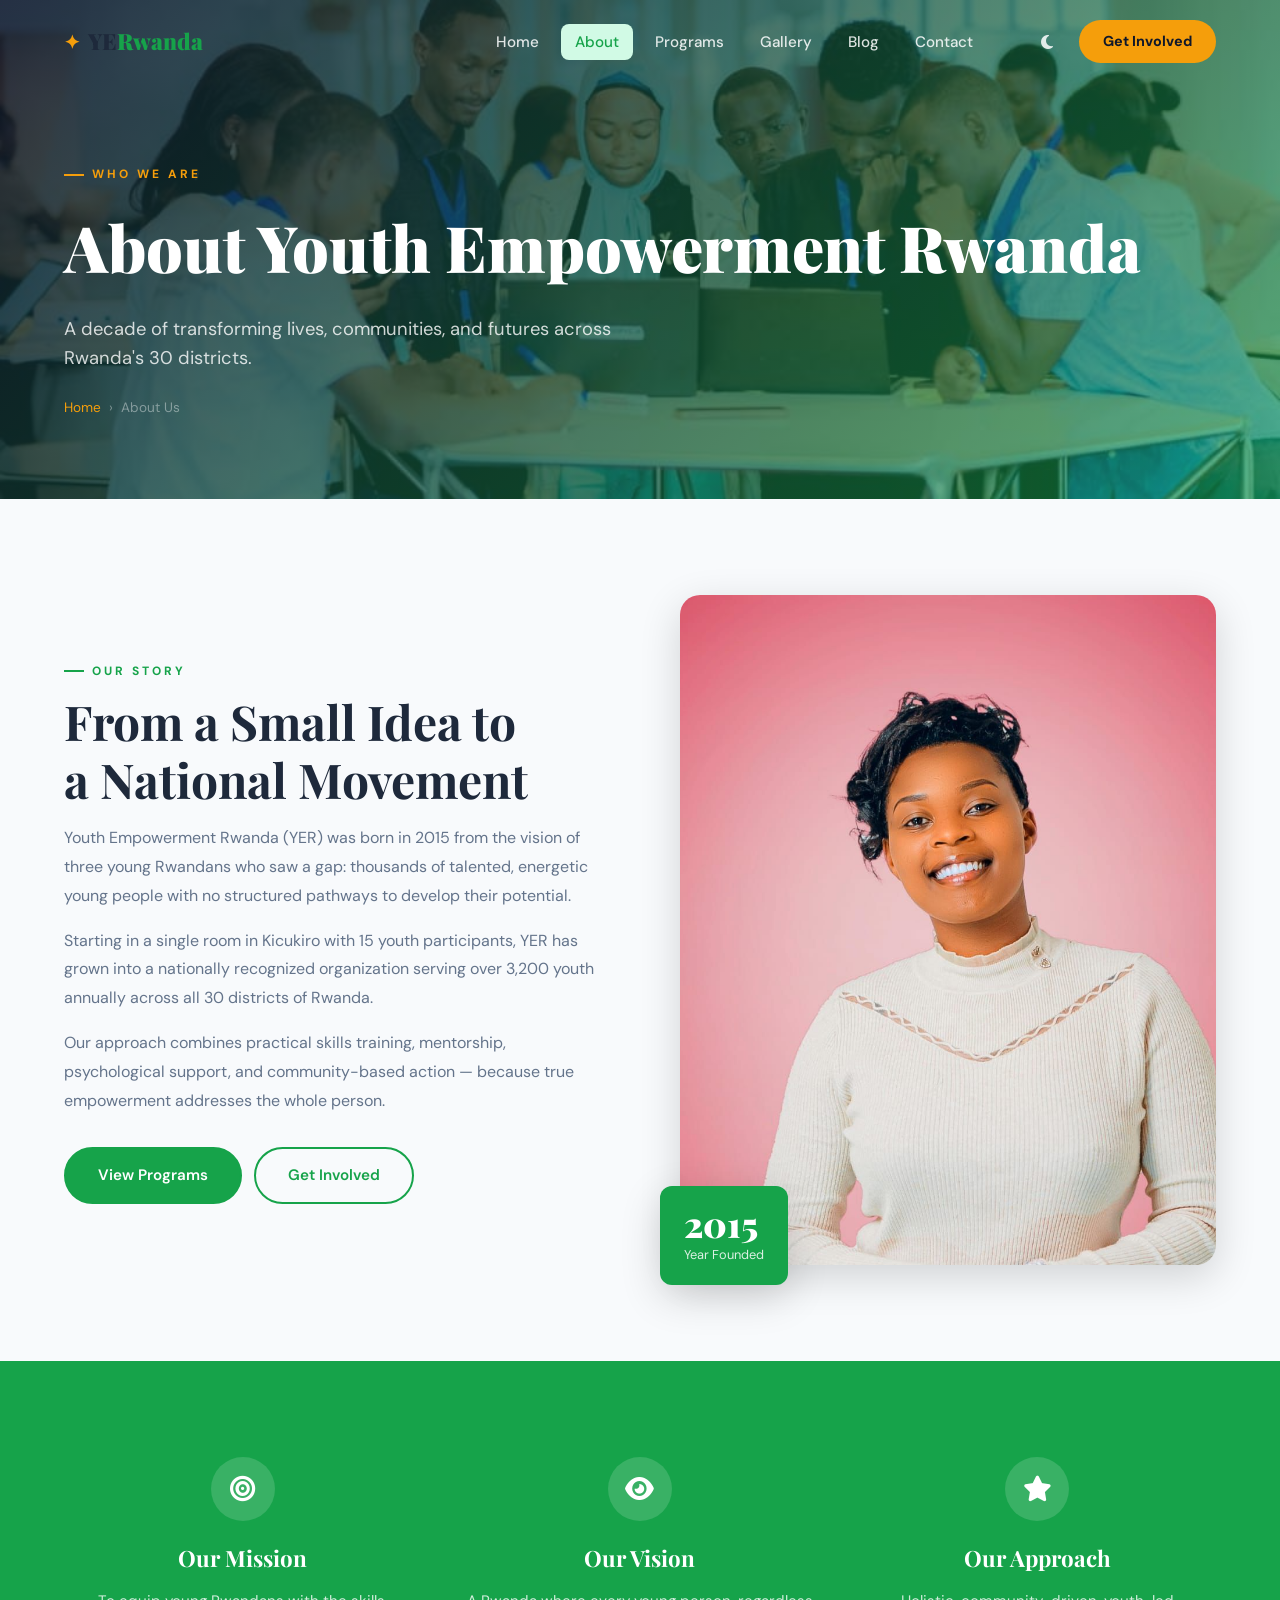
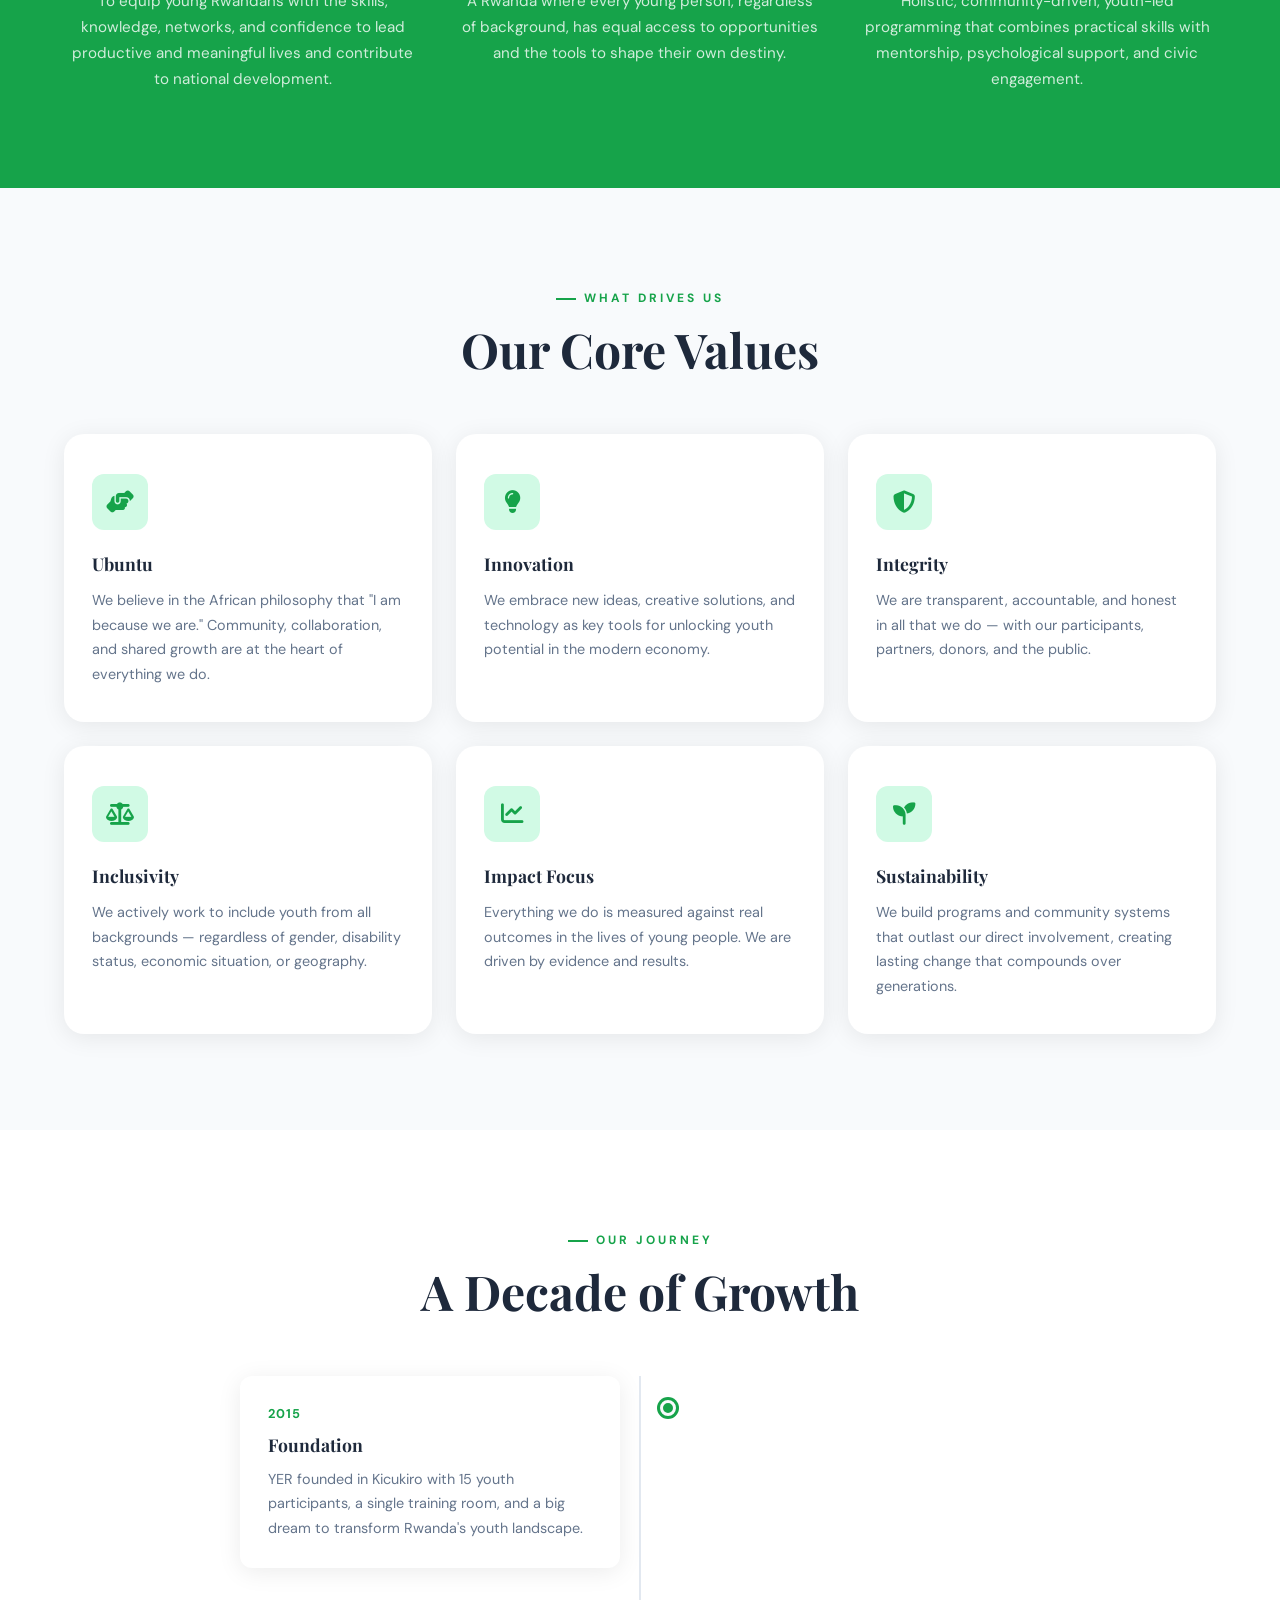
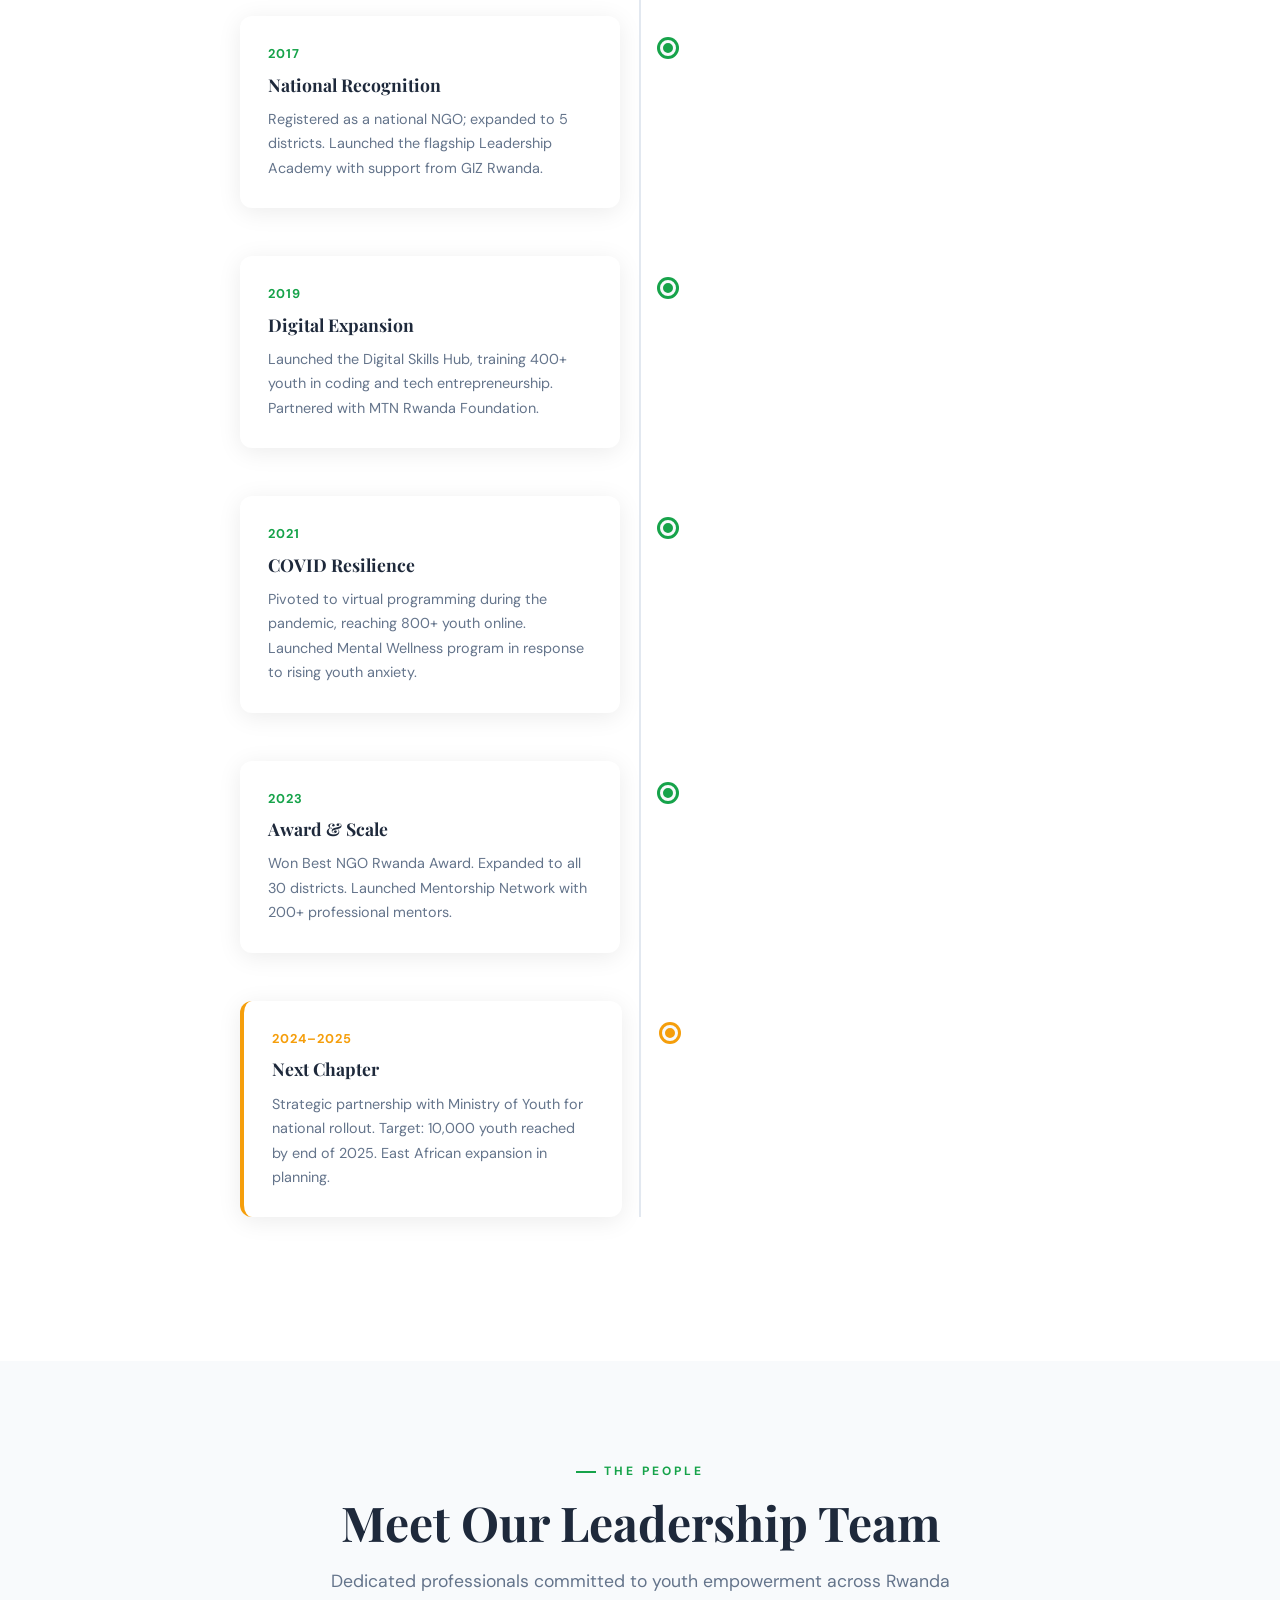
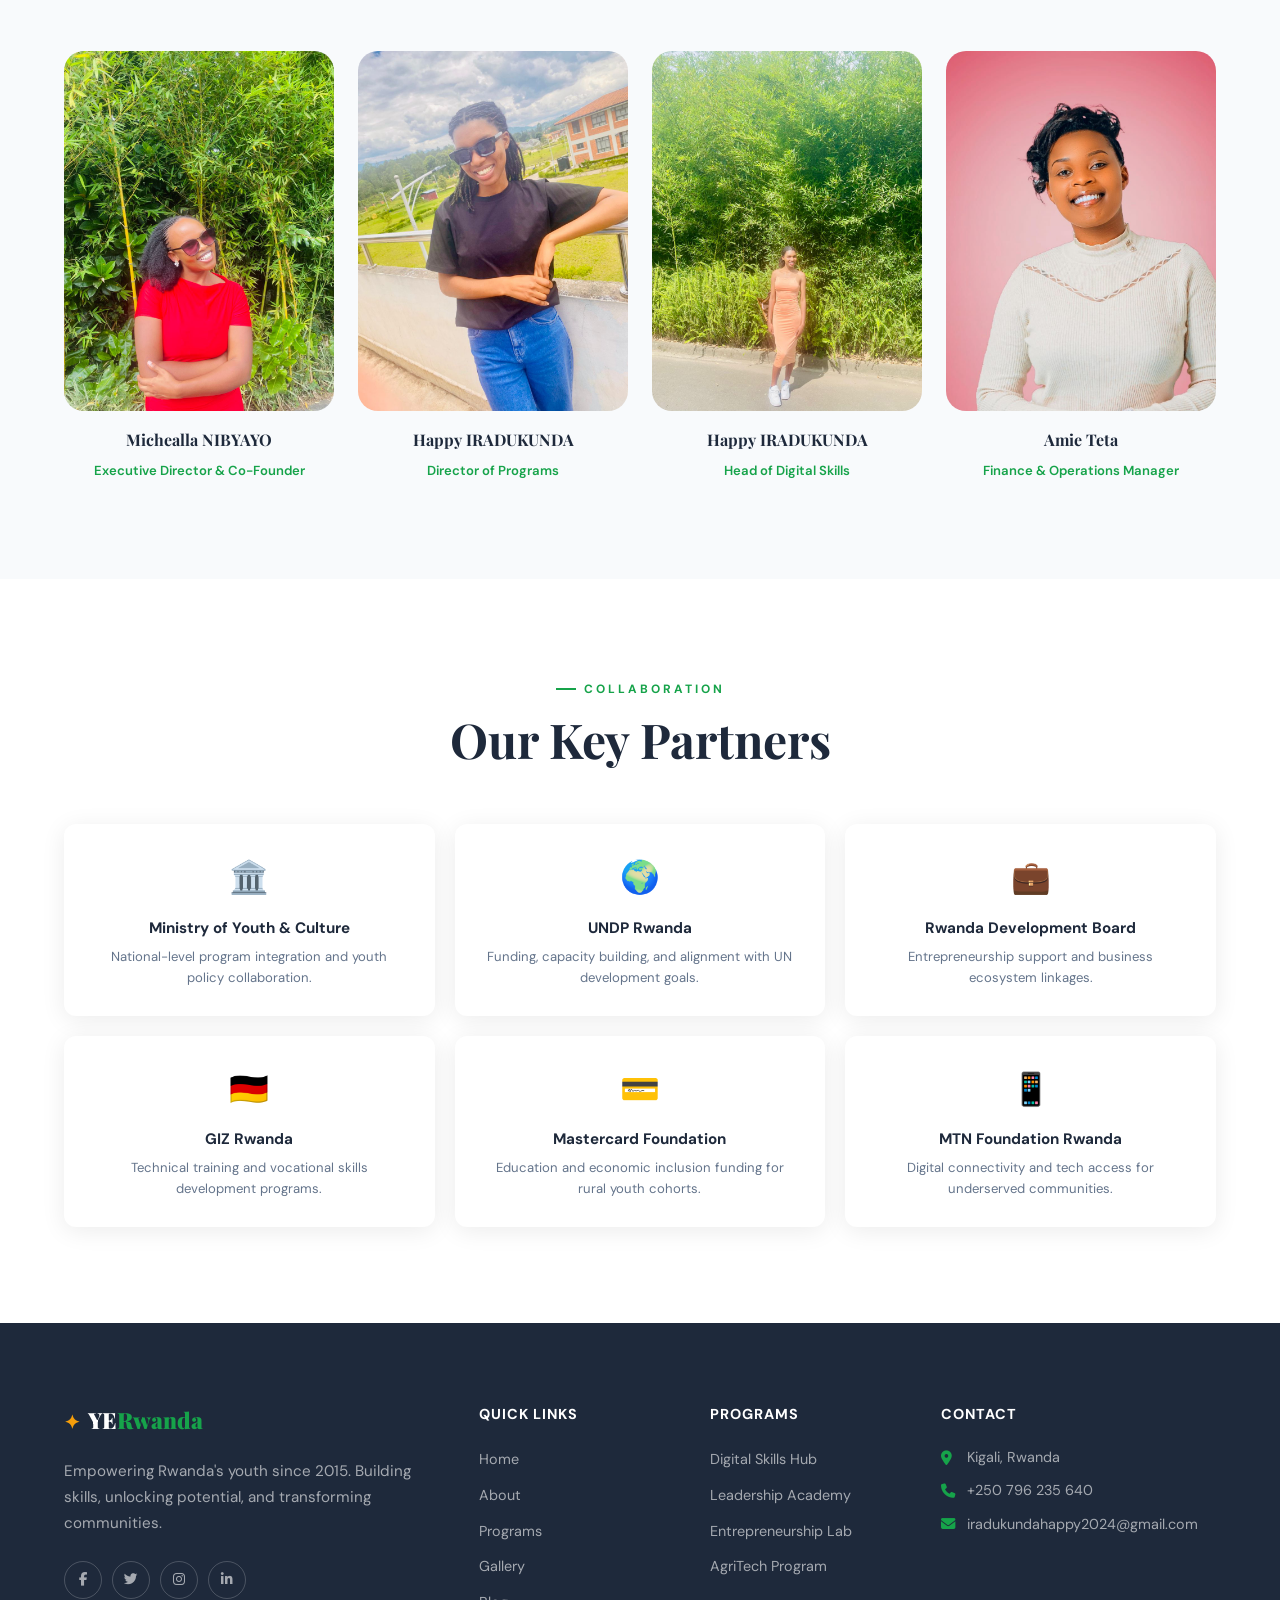
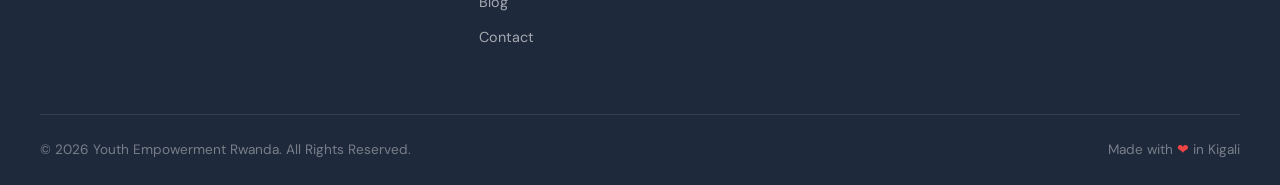
<file: about.html>
<!DOCTYPE html>
<html lang="en">
<head>
  <meta charset="UTF-8" />
  <meta name="viewport" content="width=device-width, initial-scale=1.0" />
  <title>About Us | Youth Empowerment Rwanda</title>
  <link rel="stylesheet" href="style.css" />
  <link href="https://fonts.googleapis.com/css2?family=Playfair+Display:wght@700;900&family=DM+Sans:wght@300;400;500;700&display=swap" rel="stylesheet" />
  <link rel="stylesheet" href="https://cdnjs.cloudflare.com/ajax/libs/font-awesome/6.5.0/css/all.min.css" />
  <style>
    /* ABOUT PAGE STYLES */
    .timeline { position: relative; max-width: 800px; margin: 0 auto; }
    .timeline::before { content: ''; position: absolute; left: 50%; top: 0; bottom: 0; width: 2px; background: var(--border); transform: translateX(-50%); }
    .timeline-item { display: flex; gap: 40px; margin-bottom: 48px; align-items: flex-start; }
    .timeline-item:nth-child(even) { flex-direction: row-reverse; }
    .timeline-content { flex: 1; background: var(--white); padding: 28px; border-radius: var(--radius); box-shadow: var(--shadow); transition: var(--transition); }
    .timeline-content:hover { transform: translateY(-4px); box-shadow: var(--shadow-hover); }
    .timeline-dot { flex-shrink: 0; width: 16px; height: 16px; border-radius: 50%; background: var(--primary); border: 3px solid var(--light); box-shadow: 0 0 0 3px var(--primary); margin-top: 24px; position: relative; z-index: 1; }
    .timeline-year { font-size: 0.8rem; font-weight: 700; color: var(--primary); letter-spacing: 1px; margin-bottom: 6px; }
    .timeline-content h3 { font-family: var(--font-display); font-size: 1.1rem; color: var(--text); margin-bottom: 8px; }
    .timeline-content p { color: var(--text-muted); font-size: 0.9rem; line-height: 1.7; }

    .team-grid { display: grid; grid-template-columns: repeat(4, 1fr); gap: 24px; }
    .team-card { text-align: center; }
    .team-img-wrap { position: relative; border-radius: var(--radius-lg); overflow: hidden; margin-bottom: 16px; aspect-ratio: 3/4; }
    .team-img-wrap img { width: 100%; height: 100%; object-fit: cover; transition: var(--transition); }
    .team-card:hover .team-img-wrap img { transform: scale(1.05); }
    .team-overlay { position: absolute; inset: 0; background: linear-gradient(to top, rgba(15,23,42,0.85) 0%, transparent 60%); opacity: 0; transition: var(--transition); display: flex; align-items: flex-end; justify-content: center; padding: 20px; }
    .team-card:hover .team-overlay { opacity: 1; }
    .team-socials { display: flex; gap: 10px; }
    .team-socials a { width: 34px; height: 34px; border-radius: 50%; background: rgba(255,255,255,0.15); border: 1px solid rgba(255,255,255,0.3); display: flex; align-items: center; justify-content: center; color: #fff; font-size: 0.8rem; transition: var(--transition); }
    .team-socials a:hover { background: var(--primary); border-color: var(--primary); }
    .team-card h4 { font-family: var(--font-display); font-size: 1rem; color: var(--text); margin-bottom: 4px; }
    .team-card span { color: var(--primary); font-size: 0.82rem; font-weight: 600; }

    .values-grid { display: grid; grid-template-columns: repeat(3, 1fr); gap: 24px; }
    .value-card { padding: 36px 28px; background: var(--white); border-radius: var(--radius-lg); box-shadow: var(--shadow); border-top: 4px solid transparent; transition: var(--transition); }
    .value-card:hover { border-top-color: var(--primary); transform: translateY(-4px); box-shadow: var(--shadow-hover); }
    .value-card .icon { width: 56px; height: 56px; border-radius: var(--radius); background: var(--primary-light); color: var(--primary); display: flex; align-items: center; justify-content: center; font-size: 1.4rem; margin-bottom: 20px; }
    .value-card h3 { font-family: var(--font-display); font-size: 1.1rem; color: var(--text); margin-bottom: 10px; }
    .value-card p { color: var(--text-muted); font-size: 0.9rem; line-height: 1.7; }

    .partners-detailed { display: grid; grid-template-columns: repeat(3, 1fr); gap: 20px; }
    .partner-card { padding: 28px; background: var(--white); border-radius: var(--radius); box-shadow: var(--shadow); text-align: center; transition: var(--transition); }
    .partner-card:hover { transform: translateY(-4px); box-shadow: var(--shadow-hover); }
    .partner-card .p-icon { font-size: 2rem; margin-bottom: 12px; }
    .partner-card h4 { font-weight: 700; color: var(--text); margin-bottom: 6px; font-size: 0.95rem; }
    .partner-card p { color: var(--text-muted); font-size: 0.82rem; line-height: 1.6; }

    @media (max-width: 1024px) { .team-grid { grid-template-columns: repeat(2, 1fr); } .values-grid { grid-template-columns: repeat(2, 1fr); } }
    @media (max-width: 768px) { 
      .timeline::before { left: 20px; }
      .timeline-item, .timeline-item:nth-child(even) { flex-direction: column; padding-left: 50px; }
      .timeline-dot { position: absolute; left: 12px; }
      .timeline-item { position: relative; }
      .team-grid { grid-template-columns: repeat(2, 1fr); }
      .values-grid { grid-template-columns: 1fr; }
      .partners-detailed { grid-template-columns: repeat(2, 1fr); }
    }
    @media (max-width: 480px) { .team-grid { grid-template-columns: 1fr; } .partners-detailed { grid-template-columns: 1fr; } }
  </style>
</head>
<body>

<!-- NAVBAR -->
<nav class="navbar scrolled" id="navbar">
  <div class="nav-container">
    <a href="index.html" class="logo" style="color:var(--text)">
      <span class="logo-icon">✦</span>
      <span class="logo-text">YE<span class="accent">Rwanda</span></span>
    </a>
    <ul class="nav-links" id="navLinks">
      <li><a href="index.html">Home</a></li>
      <li><a href="about.html" class="active">About</a></li>
      <li><a href="programs.html">Programs</a></li>
      <li><a href="gallery.html">Gallery</a></li>
      <li><a href="blog.html">Blog</a></li>
      <li><a href="contact.html">Contact</a></li>
    </ul>
    <div class="nav-actions">
      <button class="theme-toggle" id="themeToggle"><i class="fas fa-moon" id="themeIcon"></i></button>
      <a href="contact.html" class="btn-donate">Get Involved</a>
    </div>
    <button class="hamburger" id="hamburger"><span></span><span></span><span></span></button>
  </div>
</nav>

<!-- PAGE HERO -->
<section class="page-hero">
  <div class="page-hero-bg">
    <img src="images/im 12.jpg" alt="About us" />
  </div>
  <div class="container page-hero-content">
    <div class="section-label">Who We Are</div>
    <h1>About Youth Empowerment Rwanda</h1>
    <p>A decade of transforming lives, communities, and futures across Rwanda's 30 districts.</p>
    <div class="breadcrumb">
      <a href="index.html">Home</a>
      <span>›</span>
      <span>About Us</span>
    </div>
  </div>
</section>

<!-- STORY SECTION -->
<section class="section-pad">
  <div class="container">
    <div class="mission-grid" style="display:grid;grid-template-columns:1fr 1fr;gap:80px;align-items:center">
      <div>
        <div class="section-label">Our Story</div>
        <h2 class="section-title">From a Small Idea to<br />a National Movement</h2>
        <p style="color:var(--text-muted);line-height:1.8;margin-bottom:16px">Youth Empowerment Rwanda (YER) was born in 2015 from the vision of three young Rwandans who saw a gap: thousands of talented, energetic young people with no structured pathways to develop their potential.</p>
        <p style="color:var(--text-muted);line-height:1.8;margin-bottom:16px">Starting in a single room in Kicukiro with 15 youth participants, YER has grown into a nationally recognized organization serving over 3,200 youth annually across all 30 districts of Rwanda.</p>
        <p style="color:var(--text-muted);line-height:1.8;margin-bottom:32px">Our approach combines practical skills training, mentorship, psychological support, and community-based action — because true empowerment addresses the whole person.</p>
        <div style="display:flex;gap:12px;flex-wrap:wrap">
          <a href="programs.html" class="btn-primary">View Programs</a>
          <a href="contact.html" class="btn-outline">Get Involved</a>
        </div>
      </div>
      <div style="position:relative">
        <img src="images/image 6.jpeg" alt="Our story" style="border-radius:var(--radius-lg);width:100%;aspect-ratio:4/5;object-fit:cover;box-shadow:var(--shadow-hover)" />
        <div style="position:absolute;bottom:-20px;left:-20px;background:var(--primary);color:#fff;padding:20px 24px;border-radius:var(--radius);box-shadow:var(--shadow-hover)">
          <div style="font-family:var(--font-display);font-size:2.2rem;font-weight:900;line-height:1">2015</div>
          <div style="font-size:0.8rem;opacity:0.85;margin-top:4px">Year Founded</div>
        </div>
      </div>
    </div>
  </div>
</section>

<!-- MISSION, VISION, VALUES -->
<section class="section-pad" style="background:var(--primary);color:#fff">
  <div class="container">
    <div style="display:grid;grid-template-columns:repeat(3,1fr);gap:40px;text-align:center">
      <div>
        <div style="width:64px;height:64px;border-radius:50%;background:rgba(255,255,255,0.15);display:flex;align-items:center;justify-content:center;font-size:1.6rem;margin:0 auto 20px"><i class="fas fa-bullseye"></i></div>
        <h3 style="font-family:var(--font-display);font-size:1.4rem;margin-bottom:12px;color:#fff">Our Mission</h3>
        <p style="color:rgba(255,255,255,0.8);line-height:1.7;font-size:0.95rem">To equip young Rwandans with the skills, knowledge, networks, and confidence to lead productive and meaningful lives and contribute to national development.</p>
      </div>
      <div>
        <div style="width:64px;height:64px;border-radius:50%;background:rgba(255,255,255,0.15);display:flex;align-items:center;justify-content:center;font-size:1.6rem;margin:0 auto 20px"><i class="fas fa-eye"></i></div>
        <h3 style="font-family:var(--font-display);font-size:1.4rem;margin-bottom:12px;color:#fff">Our Vision</h3>
        <p style="color:rgba(255,255,255,0.8);line-height:1.7;font-size:0.95rem">A Rwanda where every young person, regardless of background, has equal access to opportunities and the tools to shape their own destiny.</p>
      </div>
      <div>
        <div style="width:64px;height:64px;border-radius:50%;background:rgba(255,255,255,0.15);display:flex;align-items:center;justify-content:center;font-size:1.6rem;margin:0 auto 20px"><i class="fas fa-star"></i></div>
        <h3 style="font-family:var(--font-display);font-size:1.4rem;margin-bottom:12px;color:#fff">Our Approach</h3>
        <p style="color:rgba(255,255,255,0.8);line-height:1.7;font-size:0.95rem">Holistic, community-driven, youth-led programming that combines practical skills with mentorship, psychological support, and civic engagement.</p>
      </div>
    </div>
  </div>
</section>

<!-- OUR VALUES -->
<section class="section-pad">
  <div class="container">
    <div class="section-header centered">
      <div class="section-label">What Drives Us</div>
      <h2 class="section-title">Our Core Values</h2>
    </div>
    <div class="values-grid">
      <div class="value-card"><div class="icon"><i class="fas fa-hands-helping"></i></div><h3>Ubuntu</h3><p>We believe in the African philosophy that "I am because we are." Community, collaboration, and shared growth are at the heart of everything we do.</p></div>
      <div class="value-card"><div class="icon"><i class="fas fa-lightbulb"></i></div><h3>Innovation</h3><p>We embrace new ideas, creative solutions, and technology as key tools for unlocking youth potential in the modern economy.</p></div>
      <div class="value-card"><div class="icon"><i class="fas fa-shield-alt"></i></div><h3>Integrity</h3><p>We are transparent, accountable, and honest in all that we do — with our participants, partners, donors, and the public.</p></div>
      <div class="value-card"><div class="icon"><i class="fas fa-balance-scale"></i></div><h3>Inclusivity</h3><p>We actively work to include youth from all backgrounds — regardless of gender, disability status, economic situation, or geography.</p></div>
      <div class="value-card"><div class="icon"><i class="fas fa-chart-line"></i></div><h3>Impact Focus</h3><p>Everything we do is measured against real outcomes in the lives of young people. We are driven by evidence and results.</p></div>
      <div class="value-card"><div class="icon"><i class="fas fa-seedling"></i></div><h3>Sustainability</h3><p>We build programs and community systems that outlast our direct involvement, creating lasting change that compounds over generations.</p></div>
    </div>
  </div>
</section>

<!-- TIMELINE -->
<section class="section-pad" style="background:var(--white)">
  <div class="container">
    <div class="section-header centered">
      <div class="section-label">Our Journey</div>
      <h2 class="section-title">A Decade of Growth</h2>
    </div>
    <div class="timeline">
      <div class="timeline-item">
        <div class="timeline-content"><div class="timeline-year">2015</div><h3>Foundation</h3><p>YER founded in Kicukiro with 15 youth participants, a single training room, and a big dream to transform Rwanda's youth landscape.</p></div>
        <div class="timeline-dot"></div>
        <div style="flex:1"></div>
      </div>
      <div class="timeline-item">
        <div style="flex:1"></div>
        <div class="timeline-dot"></div>
        <div class="timeline-content"><div class="timeline-year">2017</div><h3>National Recognition</h3><p>Registered as a national NGO; expanded to 5 districts. Launched the flagship Leadership Academy with support from GIZ Rwanda.</p></div>
      </div>
      <div class="timeline-item">
        <div class="timeline-content"><div class="timeline-year">2019</div><h3>Digital Expansion</h3><p>Launched the Digital Skills Hub, training 400+ youth in coding and tech entrepreneurship. Partnered with MTN Rwanda Foundation.</p></div>
        <div class="timeline-dot"></div>
        <div style="flex:1"></div>
      </div>
      <div class="timeline-item">
        <div style="flex:1"></div>
        <div class="timeline-dot"></div>
        <div class="timeline-content"><div class="timeline-year">2021</div><h3>COVID Resilience</h3><p>Pivoted to virtual programming during the pandemic, reaching 800+ youth online. Launched Mental Wellness program in response to rising youth anxiety.</p></div>
      </div>
      <div class="timeline-item">
        <div class="timeline-content"><div class="timeline-year">2023</div><h3>Award & Scale</h3><p>Won Best NGO Rwanda Award. Expanded to all 30 districts. Launched Mentorship Network with 200+ professional mentors.</p></div>
        <div class="timeline-dot"></div>
        <div style="flex:1"></div>
      </div>
      <div class="timeline-item">
        <div style="flex:1"></div>
        <div class="timeline-dot" style="background:var(--accent);box-shadow: 0 0 0 3px var(--accent)"></div>
        <div class="timeline-content" style="border-left:4px solid var(--accent)"><div class="timeline-year" style="color:var(--accent)">2024–2025</div><h3>Next Chapter</h3><p>Strategic partnership with Ministry of Youth for national rollout. Target: 10,000 youth reached by end of 2025. East African expansion in planning.</p></div>
      </div>
    </div>
  </div>
</section>

<!-- TEAM -->
<section class="section-pad">
  <div class="container">
    <div class="section-header centered">
      <div class="section-label">The People</div>
      <h2 class="section-title">Meet Our Leadership Team</h2>
      <p class="section-sub">Dedicated professionals committed to youth empowerment across Rwanda</p>
    </div>
    <div class="team-grid">
      <div class="team-card">
        <div class="team-img-wrap">
          <img src="images/image 5.jpeg" alt="CEO" />
          <div class="team-overlay"><div class="team-socials"><a href="#"><i class="fab fa-linkedin-in"></i></a><a href="#"><i class="fab fa-twitter"></i></a></div></div>
        </div>
        <h4>Michealla NIBYAYO</h4>
        <span>Executive Director & Co-Founder</span>
      </div>
      <div class="team-card">
        <div class="team-img-wrap">
          <img src="images/image 1.jpeg" alt="Programs Director" />
          <div class="team-overlay"><div class="team-socials"><a href="#"><i class="fab fa-linkedin-in"></i></a><a href="#"><i class="fab fa-twitter"></i></a></div></div>
        </div>
        <h4>Happy IRADUKUNDA</h4>
        <span>Director of Programs</span>
      </div>
      <div class="team-card">
        <div class="team-img-wrap">
          <img src="images/image 3.jpeg" alt="Tech Director" />
          <div class="team-overlay"><div class="team-socials"><a href="#"><i class="fab fa-linkedin-in"></i></a><a href="#"><i class="fab fa-twitter"></i></a></div></div>
        </div>
        <h4>Happy IRADUKUNDA</h4>
        <span>Head of Digital Skills</span>
      </div>
      <div class="team-card">
        <div class="team-img-wrap">
          <img src="images/image 6.jpeg" alt="Finance" />
          <div class="team-overlay"><div class="team-socials"><a href="#"><i class="fab fa-linkedin-in"></i></a><a href="#"><i class="fab fa-twitter"></i></a></div></div>
        </div>
        <h4>Amie Teta</h4>
        <span>Finance & Operations Manager</span>
      </div>
    </div>
  </div>
</section>

<!-- PARTNERS -->
<section class="section-pad" style="background:var(--white)">
  <div class="container">
    <div class="section-header centered">
      <div class="section-label">Collaboration</div>
      <h2 class="section-title">Our Key Partners</h2>
    </div>
    <div class="partners-detailed">
      <div class="partner-card"><div class="p-icon">🏛️</div><h4>Ministry of Youth & Culture</h4><p>National-level program integration and youth policy collaboration.</p></div>
      <div class="partner-card"><div class="p-icon">🌍</div><h4>UNDP Rwanda</h4><p>Funding, capacity building, and alignment with UN development goals.</p></div>
      <div class="partner-card"><div class="p-icon">💼</div><h4>Rwanda Development Board</h4><p>Entrepreneurship support and business ecosystem linkages.</p></div>
      <div class="partner-card"><div class="p-icon">🇩🇪</div><h4>GIZ Rwanda</h4><p>Technical training and vocational skills development programs.</p></div>
      <div class="partner-card"><div class="p-icon">💳</div><h4>Mastercard Foundation</h4><p>Education and economic inclusion funding for rural youth cohorts.</p></div>
      <div class="partner-card"><div class="p-icon">📱</div><h4>MTN Foundation Rwanda</h4><p>Digital connectivity and tech access for underserved communities.</p></div>
    </div>
  </div>
</section>

<!-- FOOTER -->
<footer class="footer">
  <div class="footer-main container">
    <div class="footer-brand">
      <a href="index.html" class="logo footer-logo"><span class="logo-icon">✦</span><span class="logo-text">YE<span class="accent">Rwanda</span></span></a>
      <p>Empowering Rwanda's youth since 2015. Building skills, unlocking potential, and transforming communities.</p>
      <div class="social-links"><a href="#"><i class="fab fa-facebook-f"></i></a><a href="#"><i class="fab fa-twitter"></i></a><a href="#"><i class="fab fa-instagram"></i></a><a href="#"><i class="fab fa-linkedin-in"></i></a></div>
    </div>
    <div class="footer-links"><h4>Quick Links</h4><ul><li><a href="index.html">Home</a></li><li><a href="about.html">About</a></li><li><a href="programs.html">Programs</a></li><li><a href="gallery.html">Gallery</a></li><li><a href="blog.html">Blog</a></li><li><a href="contact.html">Contact</a></li></ul></div>
    <div class="footer-links"><h4>Programs</h4><ul><li><a href="programs.html">Digital Skills Hub</a></li><li><a href="programs.html">Leadership Academy</a></li><li><a href="programs.html">Entrepreneurship Lab</a></li><li><a href="programs.html">AgriTech Program</a></li></ul></div>
    <div class="footer-contact"><h4>Contact</h4><p><i class="fas fa-map-marker-alt"></i> Kigali, Rwanda</p><p><i class="fas fa-phone"></i> +250 796 235 640</p><p><i class="fas fa-envelope"></i> iradukundahappy2024@gmail.com</p></div>
  </div>
  <div class="footer-bottom container"><p>© 2026 Youth Empowerment Rwanda. All Rights Reserved.</p><p>Made with <span class="heart">❤</span> in Kigali</p></div>
</footer>

<button class="back-to-top" id="backToTop"><i class="fas fa-chevron-up"></i></button>

<script src="main.js"></script>
</body>
</html>
</file>
<file: style.css>
/* =============================================
   YOUTH EMPOWERMENT RWANDA — MAIN STYLESHEET
   ============================================= */

/* ---- CSS Variables ---- */
:root {
  --primary: #16A34A;       /* Rwanda green */
  --primary-dark: #166534;
  --primary-light: #D1FAE5;
  --accent: #F59E0B;        /* Warm gold */
  --accent-dark: #B45309;
  --dark: #0F172A;
  --dark2: #1E293B;
  --mid: #475569;
  --light: #F8FAFC;
  --white: #FFFFFF;
  --text: #1E293B;
  --text-muted: #64748B;
  --border: #E2E8F0;
  --radius: 12px;
  --radius-lg: 20px;
  --shadow: 0 4px 24px rgba(0,0,0,0.08);
  --shadow-hover: 0 12px 40px rgba(0,0,0,0.16);
  --transition: all 0.3s cubic-bezier(0.4, 0, 0.2, 1);
  --font-display: 'Playfair Display', serif;
  --font-body: 'DM Sans', sans-serif;
}

[data-theme="dark"] {
  --dark: #FFFFFF;
  --dark2: #F1F5F9;
  --text: #E2E8F0;
  --text-muted: #94A3B8;
  --light: #0F172A;
  --white: #1E293B;
  --border: #334155;
  --mid: #94A3B8;
  --shadow: 0 4px 24px rgba(0,0,0,0.3);
  --shadow-hover: 0 12px 40px rgba(0,0,0,0.4);
}

/* ---- Reset & Base ---- */
*, *::before, *::after { box-sizing: border-box; margin: 0; padding: 0; }

html { scroll-behavior: smooth; font-size: 16px; }

body {
  font-family: var(--font-body);
  color: var(--text);
  background: var(--light);
  line-height: 1.6;
  overflow-x: hidden;
  transition: background 0.3s, color 0.3s;
}

img { max-width: 100%; display: block; }

a { text-decoration: none; color: inherit; }

ul { list-style: none; }

/* ---- Container ---- */
.container { max-width: 1200px; margin: 0 auto; padding: 0 24px; }

/* ---- Section Spacing ---- */
.section-pad { padding: 96px 0; }

.bg-dark { background: var(--dark2); color: var(--light); }

.bg-accent { background: #FEF9F0; }

[data-theme="dark"] .bg-accent { background: #1a1005; }

/* ---- Typography ---- */
.section-label {
  display: inline-block;
  font-size: 12px;
  font-weight: 700;
  letter-spacing: 3px;
  text-transform: uppercase;
  color: var(--primary);
  margin-bottom: 12px;
  position: relative;
  padding-left: 28px;
}

.section-label::before {
  content: '';
  position: absolute;
  left: 0;
  top: 50%;
  transform: translateY(-50%);
  width: 20px;
  height: 2px;
  background: var(--primary);
}

.section-label.light { color: var(--accent); }
.section-label.light::before { background: var(--accent); }

.section-title {
  font-family: var(--font-display);
  font-size: clamp(2rem, 4vw, 3rem);
  font-weight: 700;
  line-height: 1.2;
  color: var(--text);
  margin-bottom: 16px;
}

.section-title.light { color: var(--white); }

.section-sub { color: var(--text-muted); font-size: 1.1rem; }
.section-sub.light { color: rgba(255,255,255,0.7); }

.section-header.centered { text-align: center; margin-bottom: 56px; }
.section-header.flex-between { display: flex; justify-content: space-between; align-items: flex-end; margin-bottom: 48px; flex-wrap: wrap; gap: 16px; }

/* ---- Buttons ---- */
.btn-primary {
  display: inline-flex;
  align-items: center;
  gap: 8px;
  background: var(--primary);
  color: #fff;
  padding: 14px 32px;
  border-radius: 50px;
  font-weight: 600;
  font-size: 0.95rem;
  transition: var(--transition);
  border: 2px solid var(--primary);
  cursor: pointer;
}

.btn-primary:hover {
  background: var(--primary-dark);
  border-color: var(--primary-dark);
  transform: translateY(-2px);
  box-shadow: 0 8px 24px rgba(22, 163, 74, 0.35);
}

.btn-primary.large { padding: 18px 40px; font-size: 1.05rem; }

.btn-outline {
  display: inline-flex;
  align-items: center;
  gap: 8px;
  background: transparent;
  color: var(--primary);
  padding: 14px 32px;
  border-radius: 50px;
  font-weight: 600;
  font-size: 0.95rem;
  transition: var(--transition);
  border: 2px solid var(--primary);
  cursor: pointer;
}

.btn-outline:hover {
  background: var(--primary);
  color: #fff;
  transform: translateY(-2px);
}

.btn-outline-white {
  display: inline-flex;
  align-items: center;
  gap: 8px;
  background: transparent;
  color: #fff;
  padding: 18px 40px;
  border-radius: 50px;
  font-weight: 600;
  font-size: 1.05rem;
  transition: var(--transition);
  border: 2px solid rgba(255,255,255,0.7);
}

.btn-outline-white:hover {
  background: rgba(255,255,255,0.15);
  border-color: #fff;
  transform: translateY(-2px);
}

/* ---- Card Link ---- */
.card-link {
  display: inline-flex;
  align-items: center;
  gap: 6px;
  color: var(--primary);
  font-weight: 600;
  font-size: 0.9rem;
  transition: var(--transition);
}

.card-link:hover { gap: 10px; }
.card-link i { font-size: 0.75rem; }

/* ---- NAVBAR ---- */
.navbar {
  position: fixed;
  top: 0;
  left: 0;
  right: 0;
  z-index: 1000;
  padding: 20px 0;
  transition: var(--transition);
}

.navbar.scrolled {
  background: var(--white);
  padding: 12px 0;
  box-shadow: 0 2px 20px rgba(0,0,0,0.1);
}

[data-theme="dark"] .navbar.scrolled { background: #1E293B; }

.nav-container {
  max-width: 1200px;
  margin: 0 auto;
  padding: 0 24px;
  display: flex;
  align-items: center;
  gap: 40px;
}

.logo {
  display: flex;
  align-items: center;
  gap: 8px;
  font-family: var(--font-display);
  font-size: 1.4rem;
  font-weight: 900;
  color: var(--white);
  transition: var(--transition);
  flex-shrink: 0;
}

.navbar.scrolled .logo { color: var(--text); }

.logo-icon {
  color: var(--accent);
  font-size: 1.2rem;
  display: flex;
}

.logo .accent { color: var(--primary); }
.navbar.scrolled .logo .accent { color: var(--primary); }

.nav-links {
  display: flex;
  align-items: center;
  gap: 8px;
  margin-left: auto;
}

.nav-links a {
  color: rgba(255,255,255,0.85);
  font-weight: 500;
  font-size: 0.95rem;
  padding: 8px 14px;
  border-radius: 8px;
  transition: var(--transition);
  white-space: nowrap;
}

.navbar.scrolled .nav-links a { color: var(--text-muted); }

.nav-links a:hover,
.nav-links a.active {
  color: var(--primary);
  background: var(--primary-light);
}

.navbar.scrolled .nav-links a:hover,
.navbar.scrolled .nav-links a.active {
  color: var(--primary);
  background: var(--primary-light);
}

.nav-actions {
  display: flex;
  align-items: center;
  gap: 12px;
}

.theme-toggle {
  background: none;
  border: none;
  cursor: pointer;
  width: 40px;
  height: 40px;
  border-radius: 50%;
  display: flex;
  align-items: center;
  justify-content: center;
  color: rgba(255,255,255,0.85);
  font-size: 1rem;
  transition: var(--transition);
}

.navbar.scrolled .theme-toggle { color: var(--text-muted); }
.theme-toggle:hover { background: rgba(255,255,255,0.15); color: var(--accent); }
.navbar.scrolled .theme-toggle:hover { background: var(--border); }

.btn-donate {
  background: var(--accent);
  color: var(--dark) !important;
  padding: 10px 24px;
  border-radius: 50px;
  font-weight: 700;
  font-size: 0.9rem;
  transition: var(--transition);
  white-space: nowrap;
}

.btn-donate:hover {
  background: var(--accent-dark);
  color: #fff !important;
  transform: translateY(-2px);
  box-shadow: 0 6px 20px rgba(245,158,11,0.4);
}

.hamburger {
  display: none;
  flex-direction: column;
  gap: 5px;
  background: none;
  border: none;
  cursor: pointer;
  padding: 4px;
  margin-left: auto;
}

.hamburger span {
  display: block;
  width: 26px;
  height: 2px;
  background: #fff;
  border-radius: 2px;
  transition: var(--transition);
}

.navbar.scrolled .hamburger span { background: var(--text); }

.hamburger.open span:nth-child(1) { transform: translateY(7px) rotate(45deg); }
.hamburger.open span:nth-child(2) { opacity: 0; }
.hamburger.open span:nth-child(3) { transform: translateY(-7px) rotate(-45deg); }

/* ---- PAGE HERO (inner pages) ---- */
.page-hero {
  position: relative;
  padding: 160px 0 80px;
  overflow: hidden;
}

.page-hero-bg {
  position: absolute;
  inset: 0;
}

.page-hero-bg img {
  width: 100%;
  height: 100%;
  object-fit: cover;
}

.page-hero-bg::after {
  content: '';
  position: absolute;
  inset: 0;
  background: linear-gradient(135deg, rgba(15,23,42,0.85) 0%, rgba(22,163,74,0.6) 100%);
}

.page-hero-content {
  position: relative;
  z-index: 2;
  color: #fff;
}

.page-hero-content .section-label { color: var(--accent); }
.page-hero-content .section-label::before { background: var(--accent); }

.page-hero-content h1 {
  font-family: var(--font-display);
  font-size: clamp(2.5rem, 5vw, 4rem);
  font-weight: 900;
  margin-bottom: 16px;
  color: #fff;
}

.page-hero-content p { font-size: 1.15rem; color: rgba(255,255,255,0.8); max-width: 600px; }

/* ---- BREADCRUMB ---- */
.breadcrumb {
  position: relative;
  z-index: 2;
  display: flex;
  align-items: center;
  gap: 8px;
  margin-top: 24px;
  font-size: 0.85rem;
  color: rgba(255,255,255,0.6);
}

.breadcrumb a { color: var(--accent); }
.breadcrumb span { color: rgba(255,255,255,0.4); }

/* ---- MARQUEE ---- */
.marquee-strip {
  background: var(--primary);
  padding: 12px 0;
  overflow: hidden;
}

.marquee-track {
  display: flex;
  gap: 0;
  animation: marquee 25s linear infinite;
  white-space: nowrap;
  width: max-content;
}

.marquee-track span {
  color: rgba(255,255,255,0.9);
  font-weight: 600;
  font-size: 0.85rem;
  letter-spacing: 1px;
  padding: 0 24px;
}

@keyframes marquee {
  from { transform: translateX(0); }
  to { transform: translateX(-50%); }
}

/* ---- FOOTER ---- */
.footer { background: var(--dark2); color: var(--white); padding-top: 80px; }

[data-theme="dark"] .footer { background: #050e1a; }

.footer-main {
  display: grid;
  grid-template-columns: 2fr 1fr 1fr 1.5fr;
  gap: 48px;
  padding-bottom: 64px;
  border-bottom: 1px solid rgba(255,255,255,0.1);
}

.footer-brand .logo { color: #fff; margin-bottom: 20px; }
.footer-brand p { color: rgba(255,255,255,0.6); font-size: 0.95rem; line-height: 1.7; margin-bottom: 24px; }

.social-links { display: flex; gap: 10px; }
.social-links a {
  width: 38px; height: 38px;
  border-radius: 50%;
  border: 1px solid rgba(255,255,255,0.2);
  display: flex; align-items: center; justify-content: center;
  color: rgba(255,255,255,0.6);
  font-size: 0.85rem;
  transition: var(--transition);
}
.social-links a:hover { background: var(--primary); border-color: var(--primary); color: #fff; transform: translateY(-3px); }

.footer-links h4, .footer-contact h4 {
  color: #fff;
  font-size: 0.9rem;
  font-weight: 700;
  letter-spacing: 1px;
  text-transform: uppercase;
  margin-bottom: 20px;
}

.footer-links ul { display: flex; flex-direction: column; gap: 10px; }
.footer-links ul a { color: rgba(255,255,255,0.6); font-size: 0.9rem; transition: var(--transition); }
.footer-links ul a:hover { color: var(--accent); padding-left: 4px; }

.footer-contact p { color: rgba(255,255,255,0.6); font-size: 0.9rem; margin-bottom: 10px; display: flex; align-items: center; gap: 10px; }
.footer-contact i { color: var(--primary); width: 16px; }

.newsletter h5 { color: rgba(255,255,255,0.8); font-size: 0.85rem; margin: 20px 0 10px; }
.newsletter-form { display: flex; gap: 0; border-radius: 50px; overflow: hidden; background: rgba(255,255,255,0.08); border: 1px solid rgba(255,255,255,0.15); }
.newsletter-form input { flex: 1; background: none; border: none; padding: 10px 16px; color: #fff; font-size: 0.9rem; font-family: var(--font-body); outline: none; }
.newsletter-form input::placeholder { color: rgba(255,255,255,0.4); }
.newsletter-form button { background: var(--primary); border: none; padding: 10px 16px; color: #fff; cursor: pointer; transition: var(--transition); }
.newsletter-form button:hover { background: var(--primary-dark); }

.footer-bottom {
  display: flex;
  justify-content: space-between;
  align-items: center;
  padding: 24px 0;
  font-size: 0.85rem;
  color: rgba(255,255,255,0.4);
}

.heart { color: #EF4444; }

/* ---- BACK TO TOP ---- */
.back-to-top {
  position: fixed;
  bottom: 32px;
  right: 32px;
  width: 48px; height: 48px;
  border-radius: 50%;
  background: var(--primary);
  color: #fff;
  border: none;
  cursor: pointer;
  display: flex; align-items: center; justify-content: center;
  font-size: 1rem;
  box-shadow: 0 4px 20px rgba(22,163,74,0.4);
  transition: var(--transition);
  opacity: 0;
  pointer-events: none;
  transform: translateY(20px);
  z-index: 999;
}

.back-to-top.visible { opacity: 1; pointer-events: auto; transform: translateY(0); }
.back-to-top:hover { background: var(--primary-dark); transform: translateY(-4px); }

/* ---- MODAL ---- */
.modal-overlay {
  position: fixed;
  inset: 0;
  background: rgba(0,0,0,0.7);
  z-index: 2000;
  display: flex;
  align-items: center;
  justify-content: center;
  padding: 24px;
  opacity: 0;
  pointer-events: none;
  transition: opacity 0.4s;
  backdrop-filter: blur(4px);
}

.modal-overlay.active { opacity: 1; pointer-events: all; }

.modal-box {
  background: var(--white);
  border-radius: var(--radius-lg);
  overflow: hidden;
  max-width: 560px;
  width: 100%;
  display: grid;
  grid-template-columns: 1fr 1.2fr;
  position: relative;
  transform: scale(0.85);
  transition: transform 0.4s cubic-bezier(0.34, 1.56, 0.64, 1);
}

.modal-overlay.active .modal-box { transform: scale(1); }

.modal-close {
  position: absolute;
  top: 16px; right: 16px;
  background: rgba(0,0,0,0.2);
  border: none;
  color: #fff;
  width: 32px; height: 32px;
  border-radius: 50%;
  cursor: pointer;
  display: flex; align-items: center; justify-content: center;
  font-size: 0.9rem;
  z-index: 1;
  transition: var(--transition);
}

.modal-close:hover { background: rgba(0,0,0,0.5); }

.modal-img { position: relative; overflow: hidden; }
.modal-img img { width: 100%; height: 100%; object-fit: cover; }

.modal-content {
  padding: 40px 32px;
  display: flex;
  flex-direction: column;
  justify-content: center;
  gap: 12px;
}

.modal-label {
  font-size: 0.8rem;
  font-weight: 700;
  letter-spacing: 1px;
  color: var(--primary);
}

.modal-content h3 {
  font-family: var(--font-display);
  font-size: 1.5rem;
  color: var(--text);
  line-height: 1.3;
}

.modal-content p { color: var(--text-muted); font-size: 0.9rem; }

.modal-skip {
  background: none;
  border: none;
  color: var(--text-muted);
  font-size: 0.85rem;
  cursor: pointer;
  text-decoration: underline;
  padding: 0;
  font-family: var(--font-body);
}

/* ---- TESTIMONIALS ---- */
.slider-container { position: relative; }

.slider-track { position: relative; min-height: 320px; }

.testimonial-slide {
  display: none;
  flex-direction: column;
  align-items: center;
  text-align: center;
  gap: 20px;
  padding: 0 80px;
  animation: fadeSlide 0.5s ease;
}

.testimonial-slide.active { display: flex; }

@keyframes fadeSlide {
  from { opacity: 0; transform: translateY(20px); }
  to { opacity: 1; transform: translateY(0); }
}

.testi-avatar {
  width: 80px; height: 80px;
  border-radius: 50%;
  object-fit: cover;
  border: 4px solid var(--primary);
  box-shadow: 0 4px 16px rgba(22,163,74,0.3);
}

.testimonial-slide blockquote {
  font-family: var(--font-display);
  font-size: 1.2rem;
  line-height: 1.7;
  color: var(--text);
  max-width: 640px;
  font-style: italic;
}

.testimonial-slide cite { color: var(--text-muted); font-size: 0.9rem; font-style: normal; font-weight: 600; }

.testi-program {
  background: var(--primary-light);
  color: var(--primary);
  font-size: 0.78rem;
  font-weight: 700;
  padding: 4px 14px;
  border-radius: 50px;
  letter-spacing: 0.5px;
}

.slider-controls {
  display: flex;
  align-items: center;
  justify-content: center;
  gap: 20px;
  margin-top: 40px;
}

.slider-btn {
  width: 44px; height: 44px;
  border-radius: 50%;
  border: 2px solid var(--primary);
  background: none;
  color: var(--primary);
  cursor: pointer;
  display: flex; align-items: center; justify-content: center;
  font-size: 0.9rem;
  transition: var(--transition);
}

.slider-btn:hover { background: var(--primary); color: #fff; }

.slider-dots { display: flex; gap: 8px; }
.dot { width: 8px; height: 8px; border-radius: 50%; background: var(--border); cursor: pointer; transition: var(--transition); }
.dot.active { background: var(--primary); width: 24px; border-radius: 4px; }

/* ---- PARTNERS ---- */
.partners-row {
  display: flex;
  flex-wrap: wrap;
  gap: 16px;
  justify-content: center;
}

.partner-logo {
  padding: 16px 32px;
  border: 2px solid var(--border);
  border-radius: var(--radius);
  font-weight: 700;
  font-size: 0.9rem;
  color: var(--text-muted);
  transition: var(--transition);
  cursor: default;
}

.partner-logo:hover { border-color: var(--primary); color: var(--primary); transform: translateY(-3px); box-shadow: var(--shadow); }

/* ---- FORM STYLES ---- */
.form-group {
  display: flex;
  flex-direction: column;
  gap: 6px;
}

.form-group label { font-weight: 600; font-size: 0.9rem; color: var(--text); }

.form-group input,
.form-group textarea,
.form-group select {
  padding: 14px 18px;
  border: 2px solid var(--border);
  border-radius: var(--radius);
  font-family: var(--font-body);
  font-size: 0.95rem;
  color: var(--text);
  background: var(--white);
  transition: var(--transition);
  outline: none;
  width: 100%;
}

.form-group input:focus,
.form-group textarea:focus,
.form-group select:focus {
  border-color: var(--primary);
  box-shadow: 0 0 0 4px rgba(22,163,74,0.1);
}

.form-group.error input,
.form-group.error textarea {
  border-color: #EF4444;
  box-shadow: 0 0 0 4px rgba(239,68,68,0.1);
}

.error-msg { color: #EF4444; font-size: 0.8rem; display: none; }
.form-group.error .error-msg { display: block; }

.form-group textarea { resize: vertical; min-height: 120px; }

.success-msg {
  background: var(--primary-light);
  color: var(--primary);
  padding: 16px 20px;
  border-radius: var(--radius);
  font-weight: 600;
  display: none;
  align-items: center;
  gap: 8px;
}

.success-msg.show { display: flex; }

/* ---- DESKTOP ONLY ---- */
.desktop-only { display: block; }

/* ---- RESPONSIVE ---- */
@media (max-width: 1024px) {
  .footer-main { grid-template-columns: 1fr 1fr; gap: 32px; }
}

@media (max-width: 768px) {
  .nav-links { 
    display: none;
    position: fixed;
    top: 0; left: 0; right: 0; bottom: 0;
    background: var(--dark2);
    flex-direction: column;
    align-items: center;
    justify-content: center;
    gap: 16px;
    z-index: 999;
  }

  .nav-links.open { display: flex; }

  .nav-links a { 
    color: #fff !important;
    font-size: 1.3rem;
    padding: 12px 24px;
  }

  .btn-donate { display: none; }
  .hamburger { display: flex; }
  .nav-actions { gap: 8px; }

  .section-pad { padding: 64px 0; }
  .section-header.flex-between { flex-direction: column; align-items: flex-start; }
  .footer-main { grid-template-columns: 1fr; gap: 32px; }
  .footer-bottom { flex-direction: column; gap: 8px; text-align: center; }
  .testimonial-slide { padding: 0 20px; }
  .modal-box { grid-template-columns: 1fr; }
  .modal-img { height: 200px; }
  .desktop-only { display: none; }
}

@media (max-width: 480px) {
  .container { padding: 0 16px; }
  .modal-box { grid-template-columns: 1fr; }
  .modal-img { display: none; }
}
</file>
